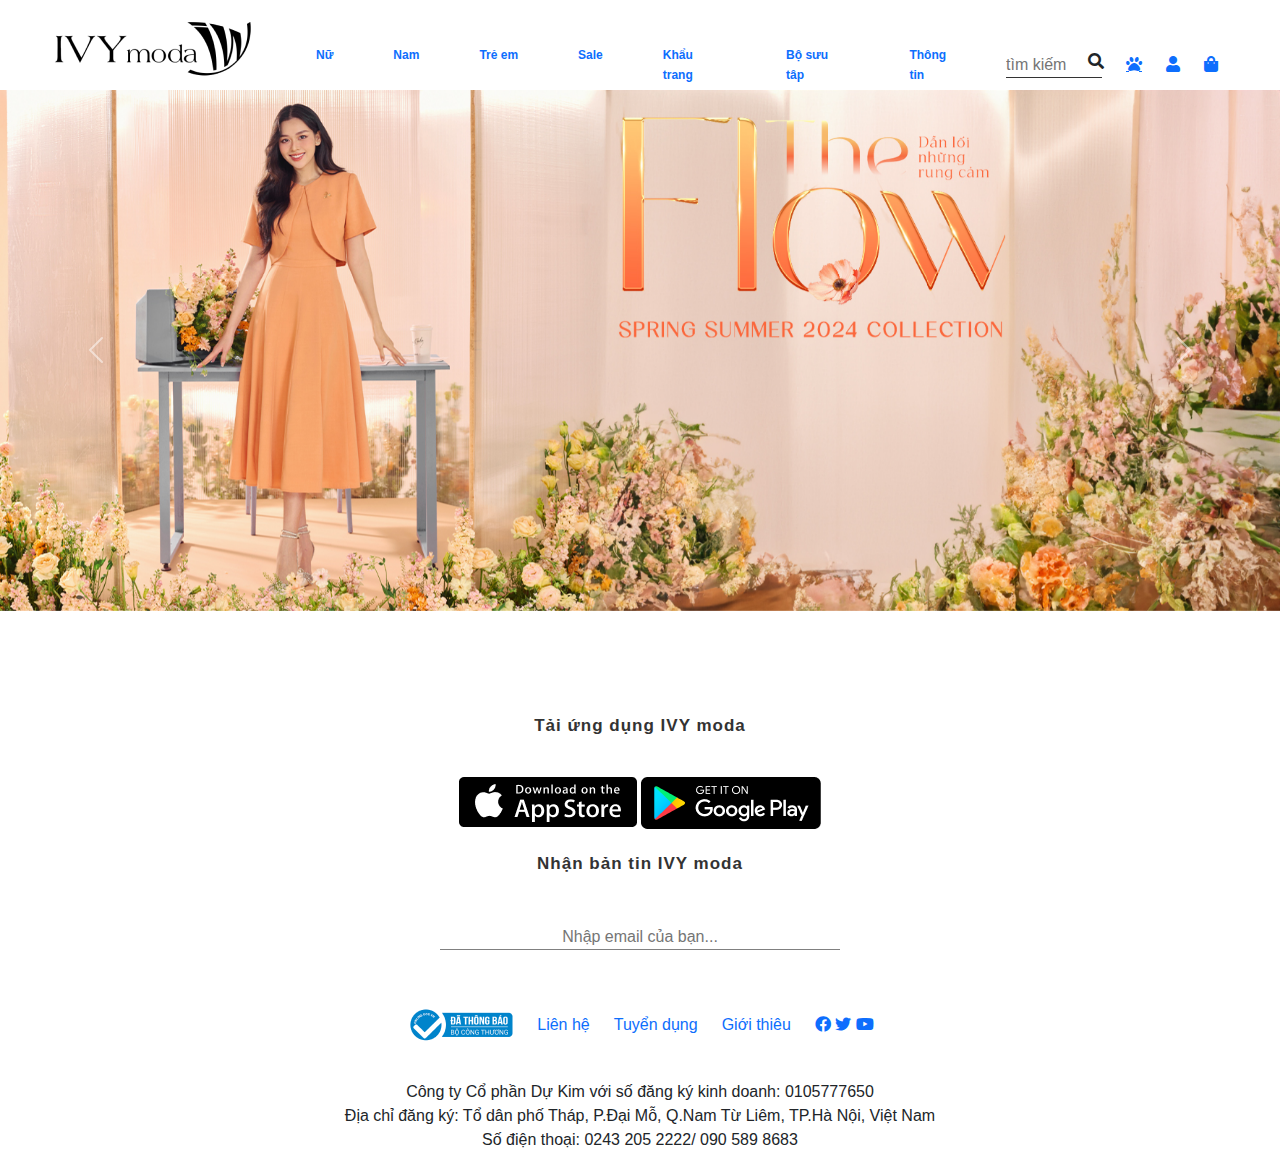
<file: index.html>
<!DOCTYPE html>
<html lang="en">

<head>
  <meta charset="UTF-8">
  <meta name="viewport" content="width=device-width, initial-scale=1.0">
  <title>IVY moda</title>
  <link rel="stylesheet" href="https://cdnjs.cloudflare.com/ajax/libs/font-awesome/5.15.3/css/all.min.css">
  <link rel="stylesheet" href="sty.css">
  <link href="https://cdn.jsdelivr.net/npm/bootstrap@5.3.3/dist/css/bootstrap.min.css" rel="stylesheet"
    integrity="sha384-QWTKZyjpPEjISv5WaRU9OFeRpok6YctnYmDr5pNlyT2bRjXh0JMhjY6hW+ALEwIH" crossorigin="anonymous">
  <script src="https://cdn.jsdelivr.net/npm/bootstrap@5.3.3/dist/js/bootstrap.bundle.min.js"
    integrity="sha384-YvpcrYf0tY3lHB60NNkmXc5s9fDVZLESaAA55NDzOxhy9GkcIdslK1eN7N6jIeHz"
    crossorigin="anonymous"></script>
</head>

<body>
  <div class="header">
    <div class="logo">
      <img src="../img/logo.png" alt="">
    </div>

    <div class="menu">
      <li> <a href="">Nữ</a>
        <ul class="sub-menu">
          <li><a href="sanpham.html">hàng mới về</a></li>
          <li><a href="">Collecction</a></li>
          <li><a href="">Áo</a>
            <ul>
              <li><a href="">Áo sơ mi</a></li>
              <li><a href="">Áo thun</a></li>
              <li><a href="">Áo vest</a></li>
              <li><a href="">Áo khoác</a></li>
              <li><a href="">Áo len</a></li>
            </ul>

          </li>
          <li><a href="">Quần</a>
            <ul>
              <li><a href="">Quân jean</a></li>
              <li><a href="">Quần lửng</a></li>
              <li><a href="">Quần dài</a></li>
            </ul>

          </li>
        </ul>

      </li>
      <li> <a href="">Nam</a>
        <ul class="sub-menu">
          <li><a href="sanPhannam.html">Áo</a>
            <ul>
              <li><a href="">Áo sơ mi</a></li>
              <li><a href="">Áo thun</a></li>
              <li><a href="">Áo vest</a></li>
              <li><a href="">Áo khoác</a></li>
              <li><a href="">Áo len</a></li>
            </ul>
          </li>
          <li><a href="">Quần</a>
            <ul>
              <li><a href="">Quân jean</a></li>
              <li><a href="">Quần lửng</a></li>
              <li><a href="">Quần dài</a></li>
            </ul>
          </li>
        </ul>
      </li>
      <li> <a href="">Trẻ em</a>
        <ul class="sub-menu">
          <li><a href="">Bé gái </a>
            <ul>
              <li><a href="">Áo bé gái</a></li>
              <li><a href="">Quần bé gái</a></li>
              <li><a href="">Váy bé gái</a></li>
              <li><a href="">Chân váy bé gái</a></li>
              <li><a href="">Phụ kiện bé gái</a></li>
            </ul>
          </li>
          <li><a href="">Bé trai</a>
            <ul>
              <li><a href="">Áo bé trai</a></li>
              <li><a href="">Quần bé trai</a></li>
              <li><a href="">Phụ kiện bé trai</a></li>
            </ul>
          </li>
        </ul>

      </li>
      <li> <a href="">Sale</a>
        <ul class="sub-menu">
          <li><a href="">Sale</a>
            <ul>
              <li><a href="">-25%</a></li>
              <li><a href="">-50%</a></li>
            </ul>
          </li>
        </ul>
      </li>
      <li> <a href="">Khẩu trang</a></li>
      <li> <a href="">Bộ sưu tâp</a>

        <ul class="sub-menu">
          <li><a href="">Nữ</a>
            <ul>
              <li><a href="">The plower</a></li>
              <li><a href="">Urban-chic</a></li>
              <li><a href="">THE WHISPER OF CLASSY</a></li>
              <li><a href="">Áo khoác</a></li>
              <li><a href="">Áo len</a></li>
            </ul>
          </li>
        </ul>
      </li>
      <li> <a href="">Thông tin</a></li>

    </div>

    <div class="others">
      <li><input placeholder="tìm kiếm" type="text"> <i class="fas fa-search"></i></li>
      <li><a class="fa fa-paw" href=""></a></li>
      <li><a class="fa fa-user" href=""></a></li>
      <li><a class="fa fa-shopping-bag" href=""></a></li>
    </div>
  </div>
  <section id="slider">
    <div id="carouselExampleFade" class="carousel slide carousel-fade">
      <div class="carousel-inner">
        <div class="carousel-item active">
          <img src="img/giaodien.jpg" class="d-block w-100" alt="...">
        </div>
        <div class="carousel-item">
          <img src="img/3.jpg" class="d-block w-100" alt="...">
        </div>
        <div class="carousel-item">
          <img src="img/4.jpg" class="d-block w-100" alt="...">
        </div>
      </div>


      <button class="carousel-control-prev" type="button" data-bs-target="#carouselExampleFade" data-bs-slide="prev">
        <span class="carousel-control-prev-icon" aria-hidden="true"></span>
        <span class="visually-hidden">Previous</span>
      </button>
      <button class="carousel-control-next" type="button" data-bs-target="#carouselExampleFade" data-bs-slide="next">
        <span class="carousel-control-next-icon" aria-hidden="true"></span>
        <span class="visually-hidden">Next</span>
      </button>
    </div>
  </section>

  <section class="app-container">
    <p>Tải ứng dụng IVY moda</p>
    <div class="app-google"></div>
    <img src="../img/app.png" alt="">
    <img src="../img/googleplay.png" alt="">
    <p>Nhận bản tin IVY moda</p>
    <input type="text" placeholder="Nhập email của bạn...">
  </section>
  <footer>
    <div class="footer-top">
      <li><a href=""><img src="../img/thongbao.png" alt=""></a></li>
      <li><a href="">Liên hệ</a></li>
      <li><a href="">Tuyển dụng</a></li>
      <li><a href="">Giới thiêu</a></li>

      <li>
        <a href="" class="fab fa-facebook"></a>
        <a href="" class="fab fa-twitter"></a>
        <a href="" class="fab fa-youtube"></a>
      </li>
    </div>
    <p> Công ty Cổ phần Dự Kim với số đăng ký kinh doanh: 0105777650 <br>


      Địa chỉ đăng ký: Tổ dân phố Tháp, P.Đại Mỗ, Q.Nam Từ Liêm, TP.Hà Nội, Việt Nam <br>

      Số điện thoại: <span>0243 205 2222/ 090 589 8683</span></p>


  </footer>
</body>



</html>
</file>
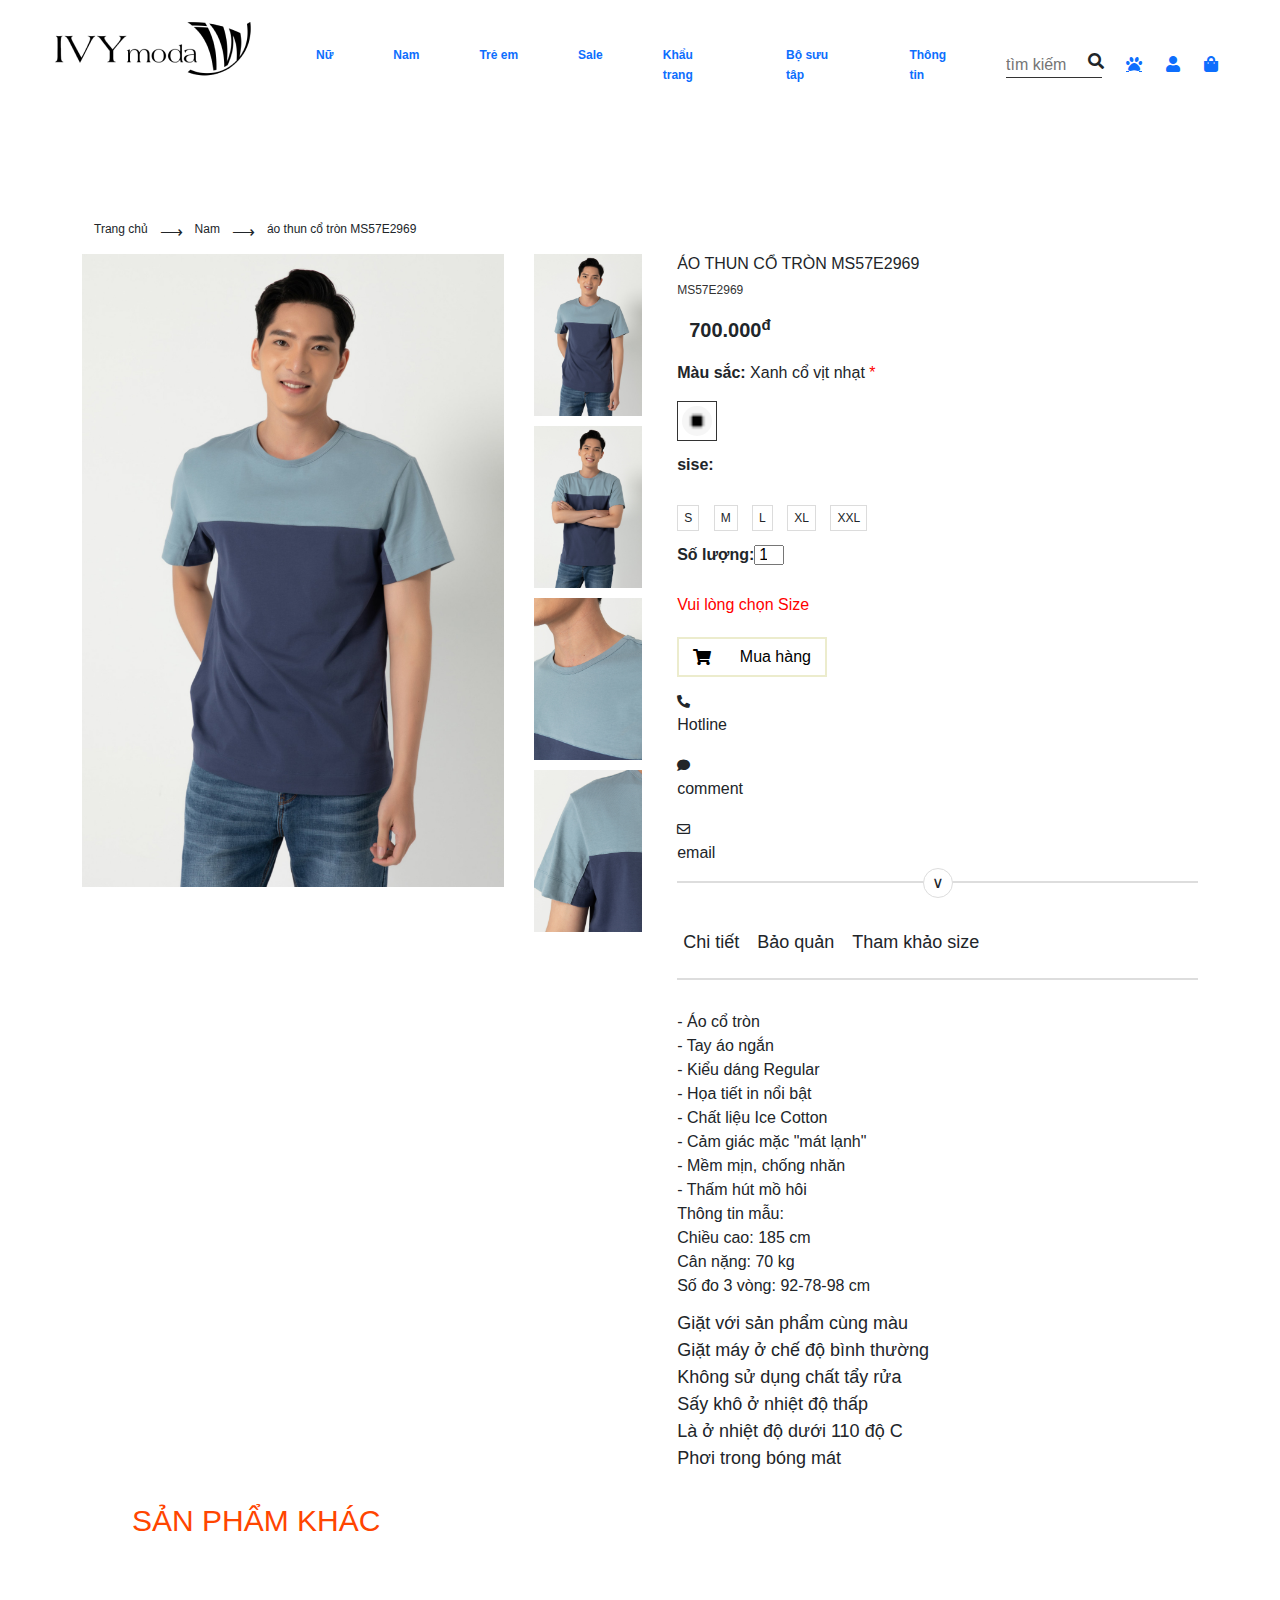
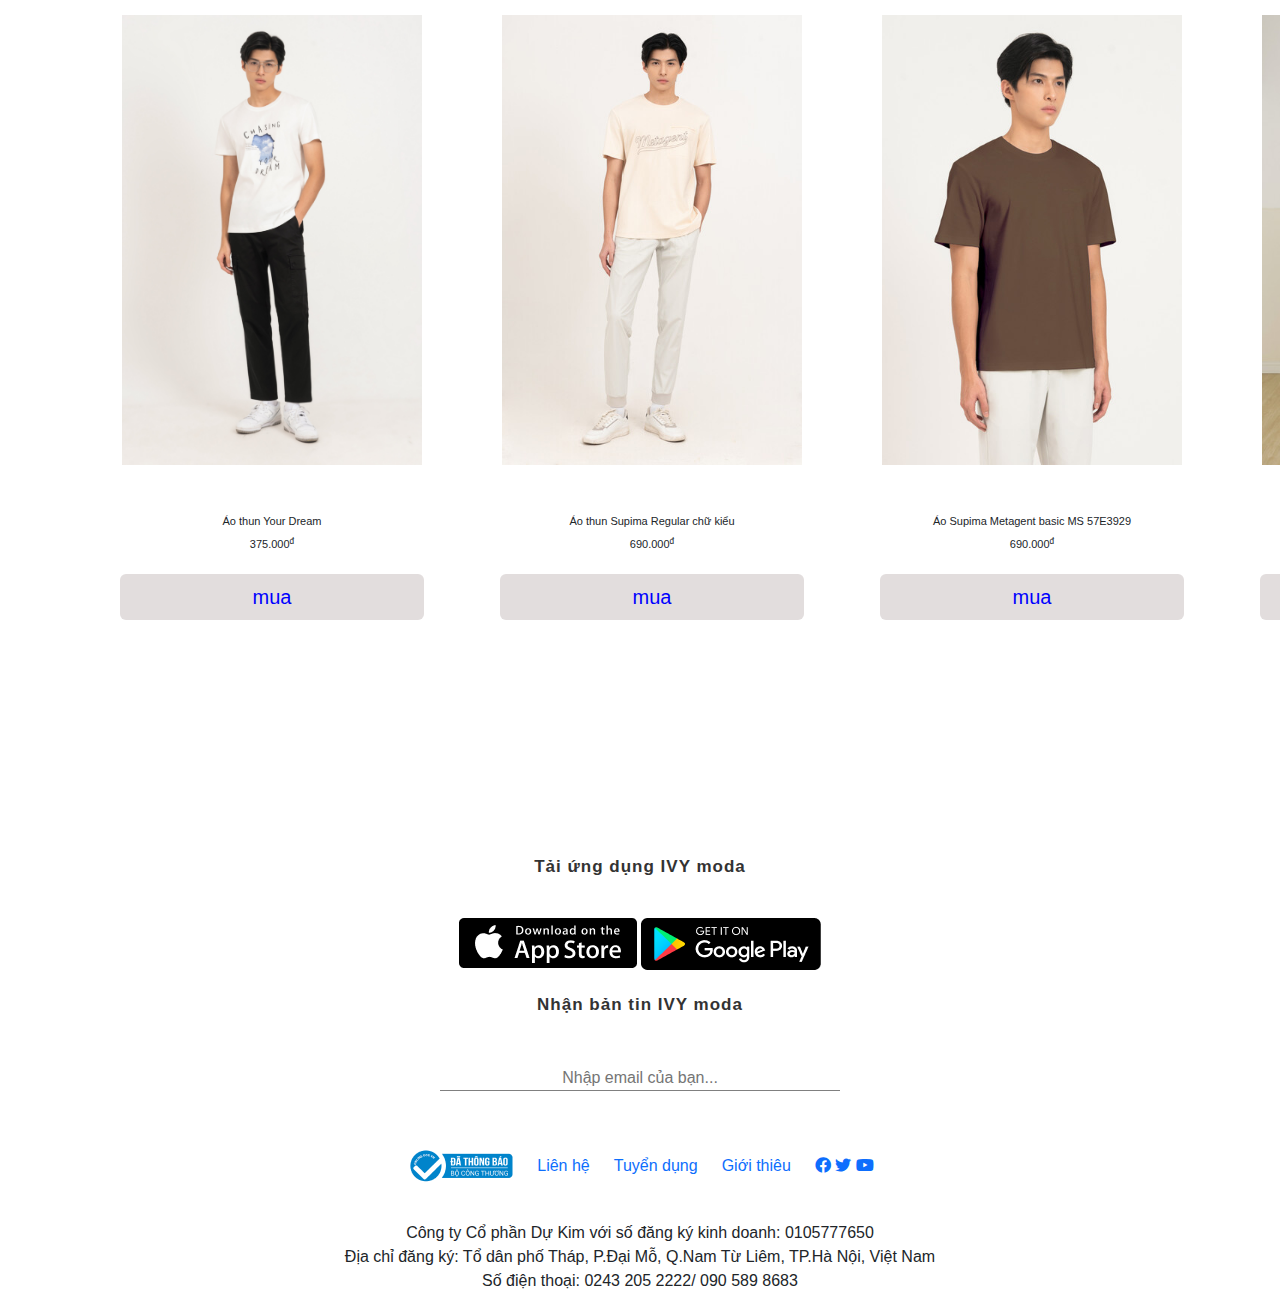
<file: chitiet.html>
<!DOCTYPE html>
<html lang="en">

<head>
    <meta charset="UTF-8">
    <meta name="viewport" content="width=device-width, initial-scale=1.0">
    <title>Thời trang</title>
    <link rel="stylesheet" href="https://cdnjs.cloudflare.com/ajax/libs/font-awesome/5.15.3/css/all.min.css">
    <link rel="stylesheet" href="sty.css">
    <link href="https://cdn.jsdelivr.net/npm/bootstrap@5.3.3/dist/css/bootstrap.min.css" rel="stylesheet"
        integrity="sha384-QWTKZyjpPEjISv5WaRU9OFeRpok6YctnYmDr5pNlyT2bRjXh0JMhjY6hW+ALEwIH" crossorigin="anonymous">
    <script src="https://cdn.jsdelivr.net/npm/bootstrap@5.3.3/dist/js/bootstrap.bundle.min.js"
        integrity="sha384-YvpcrYf0tY3lHB60NNkmXc5s9fDVZLESaAA55NDzOxhy9GkcIdslK1eN7N6jIeHz"
        crossorigin="anonymous"></script>
</head>

<body>
    <div class="header">
        <div class="logo">
            <img src="../img/logo.png" alt="">
        </div>

        <div class="menu">
            <li> <a href="">Nữ</a>
                <ul class="sub-menu">
                    <li><a href="">hàng mới về</a></li>
                    <li><a href="">Collecction</a></li>
                    <li><a href="">Áo</a>
                        <ul>
                            <li><a href="">Áo sơ mi</a></li>
                            <li><a href="">Áo thun</a></li>
                            <li><a href="">Áo vest</a></li>
                            <li><a href="">Áo khoác</a></li>
                            <li><a href="">Áo len</a></li>
                        </ul>

                    </li>
                    <li><a href="">Quần</a>
                        <ul>
                            <li><a href="">Quân jean</a></li>
                            <li><a href="">Quần lửng</a></li>
                            <li><a href="">Quần dài</a></li>
                        </ul>

                    </li>
                </ul>

            </li>
            <li> <a href="">Nam</a>
                <ul class="sub-menu">
                    <li><a href="">Áo</a>
                        <ul>
                            <li><a href="">Áo sơ mi</a></li>
                            <li><a href="">Áo thun</a></li>
                            <li><a href="">Áo vest</a></li>
                            <li><a href="">Áo khoác</a></li>
                            <li><a href="">Áo len</a></li>
                        </ul>
                    </li>
                    <li><a href="">Quần</a>
                        <ul>
                            <li><a href="">Quân jean</a></li>
                            <li><a href="">Quần lửng</a></li>
                            <li><a href="">Quần dài</a></li>
                        </ul>
                    </li>
                </ul>
            </li>
            <li> <a href="">Trẻ em</a>
                <ul class="sub-menu">
                    <li><a href="">Bé gái </a>
                        <ul>
                            <li><a href="">Áo bé gái</a></li>
                            <li><a href="">Quần bé gái</a></li>
                            <li><a href="">Váy bé gái</a></li>
                            <li><a href="">Chân váy bé gái</a></li>
                            <li><a href="">Phụ kiện bé gái</a></li>
                        </ul>
                    </li>
                    <li><a href="">Bé trai</a>
                        <ul>
                            <li><a href="">Áo bé trai</a></li>
                            <li><a href="">Quần bé trai</a></li>
                            <li><a href="">Phụ kiện bé trai</a></li>
                        </ul>
                    </li>
                </ul>

            </li>
            <li> <a href="">Sale</a>
                <ul class="sub-menu">
                    <li><a href="">Sale</a>
                        <ul>
                            <li><a href="">-25%</a></li>
                            <li><a href="">-50%</a></li>
                        </ul>
                    </li>
                </ul>
            </li>
            <li> <a href="">Khẩu trang</a></li>
            <li> <a href="">Bộ sưu tâp</a>

                <ul class="sub-menu">
                    <li><a href="">Nữ</a>
                        <ul>
                            <li><a href="">The plower</a></li>
                            <li><a href="">Urban-chic</a></li>
                            <li><a href="">THE WHISPER OF CLASSY</a></li>
                            <li><a href="">Áo khoác</a></li>
                            <li><a href="">Áo len</a></li>
                        </ul>
                    </li>
                </ul>
            </li>
            <li> <a href="">Thông tin</a></li>

        </div>

        <div class="others">
            <li><input placeholder="tìm kiếm" type="text"> <i class="fas fa-search"></i></li>
            <li><a class="fa fa-paw" href=""></a></li>
            <li><a class="fa fa-user" href=""></a></li>
            <li><a class="fa fa-shopping-bag" href=""></a></li>
        </div>
    </div>
    <!----------------------------------------------->

    <section class="product">
        <div class="container">
            <div class="product-top">
                <p>Trang chủ</p><span>&#10230;</span>
                <p>Nam</p> <span>&#10230;</span>
                <p>áo thun cổ tròn MS57E2969</p>
            </div>
            <div class="product-content">
                <div class="product-content-left">
                    <div class="product-content-left-big-img">
                        <img src="../img/1.jpeg" alt="">
                    </div>
                    <div class="product-content-left-small-img">
                        <img src="../img/1.jpeg" alt="">
                        <img src="../img/2.jpeg" alt="">
                        <img src="../img/3.jpeg" alt="">
                        <img src="../img/4.jpeg" alt="">
                    </div>
                </div>
                <div class="product-content-right">
                    <div class="product-content-right-product-name">
                        <h1>ÁO THUN CỔ TRÒN MS57E2969</h1>
                        <p>MS57E2969</p>
                    </div>
                    <div class="product-content-right-product-price">
                        <p>700.000<sup>đ</sup></p>
                    </div>
                    <div class="product-content-right-product-price-color">
                        <p><span style="font-weight: bold;">Màu sắc: </span>Xanh cổ vịt nhạt <span
                                style="color:red ;">*</span></p>
                        <div class="product-content-right-product-price-color-img">
                            <img src="../img/vuong.png" alt="">
                        </div>
                    </div>
                    <div class="product-content-right-product-sise">
                        <p style="font-weight: bold;">sise:</p>
                        <div class="size">
                            <span>S</span>
                            <span>M</span>
                            <span>L</span>
                            <span>XL</span>
                            <span>XXL</span>
                        </div>
                    </div>
                    <div class="quantity">
                        <p style="font-weight: bold;">Số lượng:</p>
                        <input type="number" min="0" value="1">

                    </div>
                    <p style="color: red;">Vui lòng chọn Size</p>
                    <div class="product-content-right-product-buttoon">
                        <button><i class="fas fa-shopping-cart"></i>
                            <p></p> Mua hàng
                        </button>

                    </div>
                    <div class="product-content-right-product-icon">
                        <div class="product-content-right-product-icon-item">
                            <i class="fas fa-phone-alt"></i>
                            <p>Hotline</p>
                        </div>

                        <div class="product-content-right-product-icon-item">
                            <i class="fas fa-comment"></i>
                            <p>comment</p>
                        </div>

                        <div class="product-content-right-product-icon-item">
                            <i class="far fa-envelope"></i>
                            <p>email</p>
                        </div>
                        <div class="product-content-right-botton">
                            <div class="product-content-right-top">
                                &#8744;
                            </div>
                            <div class="product-content-right-botton-content-big">
                                <div class="product-content-right-botton-content-title">
                                    <div class="product-content-right-botton-content-title-item chitiet">
                                        <p>Chi tiết</p>
                                    </div>

                                    <div class="product-content-right-botton-content-title-item baoquan">
                                        <P>Bảo quản</P>
                                    </div>

                                    <div class="product-content-right-botton-content-title-item thamakhaosize">
                                        <p>Tham khảo size</p>
                                    </div>
                                </div>
                                <div class="product-content-right-botton-content">
                                    <div class="product-content-right-botton-content-chiTiet">
                                        - Áo cổ tròn <br>

                                        - Tay áo ngắn <br>

                                        - Kiểu dáng Regular <br>

                                        - Họa tiết in nổi bật <br>

                                        - Chất liệu Ice Cotton <br>

                                        - Cảm giác mặc "mát lạnh" <br>

                                        - Mềm mịn, chống nhăn <br>

                                        - Thấm hút mồ hôi <br>

                                        Thông tin mẫu: <br>

                                        Chiều cao: 185 cm <br>

                                        Cân nặng: 70 kg <br>

                                        Số đo 3 vòng: 92-78-98 cm <br>
                                    </div>
                                    <div class="product-content-right-botton-content-title-item thamakhaosize">
                                    </div>
                                    <div class="product-content-right-botton-content-baoquan">
                                       <p> Giặt với sản phẩm cùng màu <br>

                                        Giặt máy ở chế độ bình thường <br>

                                        Không sử dụng chất tẩy rửa <br>

                                        Sấy khô ở nhiệt độ thấp <br>

                                        Là ở nhiệt độ dưới 110 độ C <br>

                                        Phơi trong bóng mát <br></p>
                                    </div>
                                </div>
                            </div>
                        </div>
                    </div>
                </div>
            </div>
            <div class="sp">
                <P>SẢN PHẨM KHÁC</P>
            </div>
            <div class="cartegory-right-content ">
                <div class="cartegory-right-content-item ">
                    <li><a href="chitiet.html"></a>
                    <img src="../img/sp222.jpg" alt="">
                    <h1>Áo thun Your Dream</h1>
                    <p>375.000<sup>đ</sup></p>
                    <a href="chitiet.html" class="btn"> mua</a>
                </div>

                <div class="cartegory-right-content-item ">
                    <img src="../img/12.jpg" alt="">
                    <h1>Áo thun Supima Regular chữ kiểu</h1>
                    <p>690.000<sup>đ</sup></p>
                    <a href="chitiet.html" class="btn"> mua</a>
                </div>

                <div class="cartegory-right-content-item">
                    <img src="../img/65.jpeg" alt="">
                    <h1>Áo Supima Metagent basic MS 57E3929</h1>
                    <p>690.000<sup>đ</sup></p>
                    <a href="chitiet.html" class="btn"> mua</a>
                </div>
                <div class="cartegory-right-content-item">
                    <img src="../img/34.jpeg" alt="">
                    <h1>Áo thun Supima Sailing boat</h1>
                    <p>790.000<sup>đ</sup></p>
                    <a href="chitiet.html" class="btn"> mua</a>
                </div>

                
                
            </div>
        </div>
    </section>

    <!----------------------------------------------->
    <section class="app-container">
        <p>Tải ứng dụng IVY moda</p>
        <div class="app-google"></div>
        <img src="../img/app.png" alt="">
        <img src="../img/googleplay.png" alt="">
        <p>Nhận bản tin IVY moda</p>
        <input type="text" placeholder="Nhập email của bạn...">
    </section>
    <footer>
        <div class="footer-top">
            <li><a href=""><img src="../img/thongbao.png" alt=""></a></li>
            <li><a href="">Liên hệ</a></li>
            <li><a href="">Tuyển dụng</a></li>
            <li><a href="">Giới thiêu</a></li>

            <li>
                <a href="" class="fab fa-facebook"></a>
                <a href="" class="fab fa-twitter"></a>
                <a href="" class="fab fa-youtube"></a>
            </li>
        </div>
        <p> Công ty Cổ phần Dự Kim với số đăng ký kinh doanh: 0105777650 <br>


            Địa chỉ đăng ký: Tổ dân phố Tháp, P.Đại Mỗ, Q.Nam Từ Liêm, TP.Hà Nội, Việt Nam <br>

            Số điện thoại: <span>0243 205 2222/ 090 589 8683</span></p>


    </footer>

<script src="sty.js"></script>

</body>



</html>
</file>
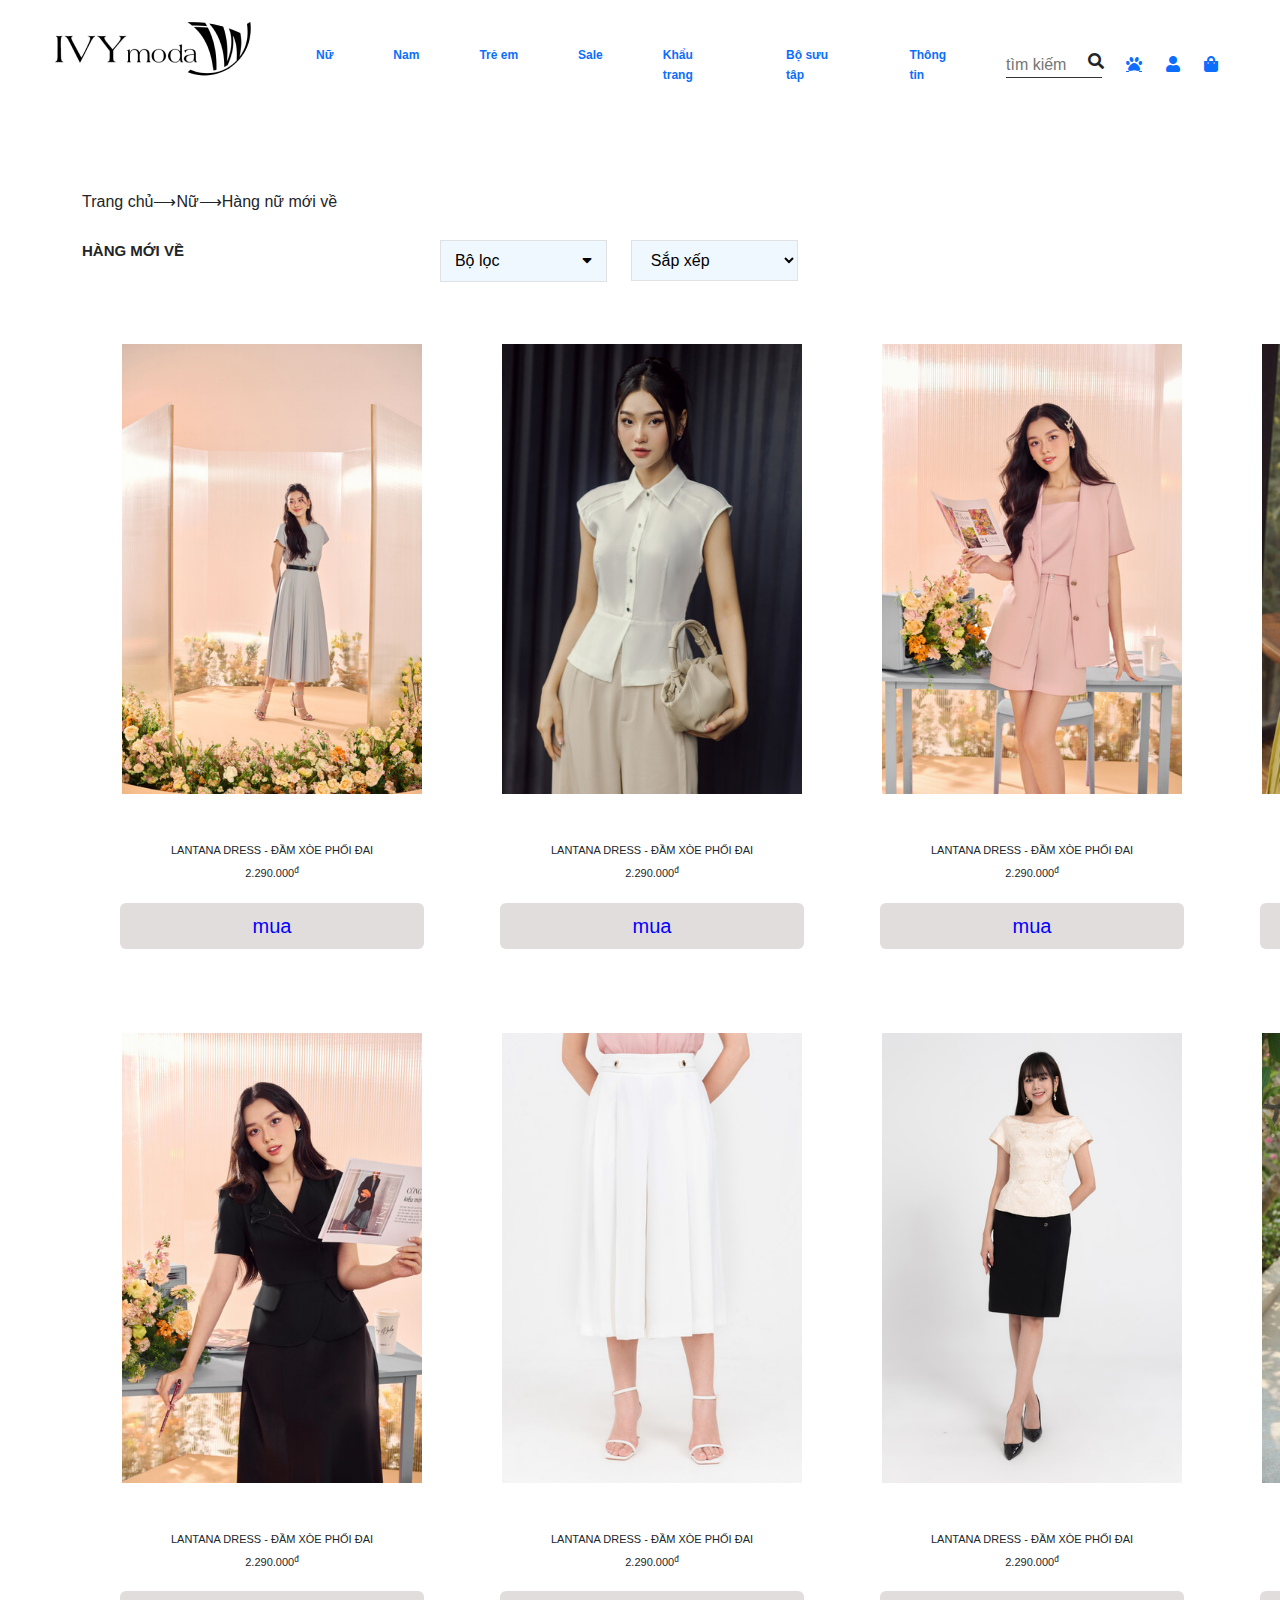
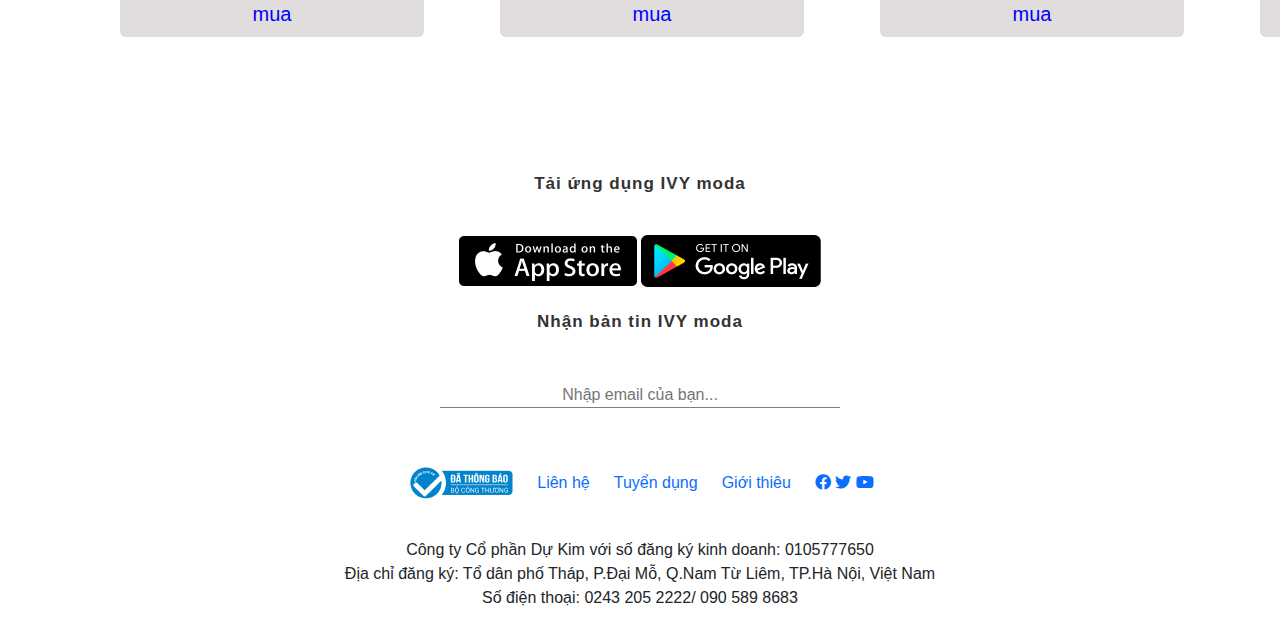
<file: sanpham.html>
<!DOCTYPE html>
<html lang="en">

<head>
    <meta charset="UTF-8">
    <meta name="viewport" content="width=device-width, initial-scale=1.0">
    <title>Hàng mới về </title>
    <link rel="stylesheet" href="https://cdnjs.cloudflare.com/ajax/libs/font-awesome/5.15.3/css/all.min.css">
    <link rel="stylesheet" href="sty.css">
    <link href="https://cdn.jsdelivr.net/npm/bootstrap@5.3.3/dist/css/bootstrap.min.css" rel="stylesheet"
        integrity="sha384-QWTKZyjpPEjISv5WaRU9OFeRpok6YctnYmDr5pNlyT2bRjXh0JMhjY6hW+ALEwIH" crossorigin="anonymous">
    <script src="https://cdn.jsdelivr.net/npm/bootstrap@5.3.3/dist/js/bootstrap.bundle.min.js"
        integrity="sha384-YvpcrYf0tY3lHB60NNkmXc5s9fDVZLESaAA55NDzOxhy9GkcIdslK1eN7N6jIeHz"
        crossorigin="anonymous"></script>
</head>

<body>
    <div class="header">
        <div class="logo">
            <img src="../img/logo.png" alt="">
        </div>

        <div class="menu">
            <li> <a href="">Nữ</a>
                <ul class="sub-menu">
                    <li><a href="">hàng mới về</a></li>
                    <li><a href="">Collecction</a></li>
                    <li><a href="">Áo</a>
                        <ul>
                            <li><a href="">Áo sơ mi</a></li>
                            <li><a href="">Áo thun</a></li>
                            <li><a href="">Áo vest</a></li>
                            <li><a href="">Áo khoác</a></li>
                            <li><a href="">Áo len</a></li>
                        </ul>

                    </li>
                    <li><a href="">Quần</a>
                        <ul>
                            <li><a href="">Quân jean</a></li>
                            <li><a href="">Quần lửng</a></li>
                            <li><a href="">Quần dài</a></li>
                        </ul>

                    </li>
                </ul>

            </li>
            <li> <a href="">Nam</a>
                <ul class="sub-menu">
                    <li><a href="">Áo</a>
                        <ul>
                            <li><a href="">Áo sơ mi</a></li>
                            <li><a href="">Áo thun</a></li>
                            <li><a href="">Áo vest</a></li>
                            <li><a href="">Áo khoác</a></li>
                            <li><a href="">Áo len</a></li>
                        </ul>
                    </li>
                    <li><a href="">Quần</a>
                        <ul>
                            <li><a href="">Quân jean</a></li>
                            <li><a href="">Quần lửng</a></li>
                            <li><a href="">Quần dài</a></li>
                        </ul>
                    </li>
                </ul>
            </li>
            <li> <a href="">Trẻ em</a>
                <ul class="sub-menu">
                    <li><a href="">Bé gái </a>
                        <ul>
                            <li><a href="">Áo bé gái</a></li>
                            <li><a href="">Quần bé gái</a></li>
                            <li><a href="">Váy bé gái</a></li>
                            <li><a href="">Chân váy bé gái</a></li>
                            <li><a href="">Phụ kiện bé gái</a></li>
                        </ul>
                    </li>
                    <li><a href="">Bé trai</a>
                        <ul>
                            <li><a href="">Áo bé trai</a></li>
                            <li><a href="">Quần bé trai</a></li>
                            <li><a href="">Phụ kiện bé trai</a></li>
                        </ul>
                    </li>
                </ul>

            </li>
            <li> <a href="">Sale</a>
                <ul class="sub-menu">
                    <li><a href="">Sale</a>
                        <ul>
                            <li><a href="">-25%</a></li>
                            <li><a href="">-50%</a></li>
                        </ul>
                    </li>
                </ul>
            </li>
            <li> <a href="">Khẩu trang</a></li>
            <li> <a href="">Bộ sưu tâp</a>

                <ul class="sub-menu">
                    <li><a href="">Nữ</a>
                        <ul>
                            <li><a href="">The plower</a></li>
                            <li><a href="">Urban-chic</a></li>
                            <li><a href="">THE WHISPER OF CLASSY</a></li>
                            <li><a href="">Áo khoác</a></li>
                            <li><a href="">Áo len</a></li>
                        </ul>
                    </li>
                </ul>
            </li>
            <li> <a href="">Thông tin</a></li>

        </div>

        <div class="others">
            <li><input placeholder="tìm kiếm" type="text"> <i class="fas fa-search"></i></li>
            <li><a class="fa fa-paw" href=""></a></li>
            <li><a class="fa fa-user" href=""></a></li>
            <li><a class="fa fa-shopping-bag" href=""></a></li>
        </div>
    </div>
    <section class="cartegory">
        <div class="container">
            <div class="cartegory-top-row">
                <p>Trang chủ</p><span>&#10230;</span>
                <p>Nữ</p> <span>&#10230;</span>
                <p>Hàng nữ mới về</p>
            </div>
        </div>
        <div class="container">
            <div class="row">
                <div class="cartegory-left row">


                </div>
                <div class="cartegory-right row">
                    <div class="cartegory-right-top-item">
                        <p>HÀNG MỚI VỀ</p>
                    </div>
                    <div class="cartegory-right-top-item">
                        <button> <span>Bộ lọc</span> <i class="fas fa-sort-down"></i></button>
                    </div>
                    <div class="cartegory-right-top-item">
                        <select name="id" id="">
                            <option value="">Sắp xếp</option>
                            <option value="">Giá cao đến thấp </option>
                            <option value="">Giá thấp đến cao</option>
                        </select>
                    </div>
                    <div class="cartegory-right-content ">
                        <div class="cartegory-right-content-item ">
                            <img src="../img/sp1.jpeg" alt="">
                            <h1>LANTANA DRESS - ĐẦM XÒE PHỐI ĐAI</h1>
                            <p>2.290.000<sup>đ</sup></p>
                            <a href="chitiet.html" class="btn"> mua</a>
                        </div>

                        <div class="cartegory-right-content-item ">
                            <img src="../img/sp2.jpeg" alt="">
                            <h1>LANTANA DRESS - ĐẦM XÒE PHỐI ĐAI</h1>
                            <p>2.290.000<sup>đ</sup></p>
                            <a href="chitiet.html" class="btn"> mua</a>
                        </div>

                        <div class="cartegory-right-content-item">
                            <img src="../img/sp3.jpeg" alt="">
                            <h1>LANTANA DRESS - ĐẦM XÒE PHỐI ĐAI</h1>
                            <p>2.290.000<sup>đ</sup></p>
                            <a href="chitiet.html" class="btn"> mua</a>
                        </div>

                        <div class="cartegory-right-content-item">
                            <img src="../img/sp4.jpeg" alt="">
                            <h1>LANTANA DRESS - ĐẦM XÒE PHỐI ĐAI</h1>
                            <p>2.290.000<sup>đ</sup></p>
                            <a href="chitiet.html" class="btn"> mua</a>
                        </div>


                    </div>

                    <div class="cartegory-right-content ">
                        <div class="cartegory-right-content-item">
                            <img src="../img/sp5.jpeg" alt="">
                            <h1>LANTANA DRESS - ĐẦM XÒE PHỐI ĐAI</h1>
                            <p>2.290.000<sup>đ</sup></p>
                            <a href="chitiet.html" class="btn"> mua</a>
                        </div>

                        <div class="cartegory-right-content-item">
                            <img src="../img/sp6.jpg" alt="">
                            <h1>LANTANA DRESS - ĐẦM XÒE PHỐI ĐAI</h1>
                            <p>2.290.000<sup>đ</sup></p>
                            <a href="chitiet.html" class="btn"> mua</a>
                        </div>

                        <div class="cartegory-right-content-item">
                            <img src="../img/sp8.jpg" alt="">
                            <h1>LANTANA DRESS - ĐẦM XÒE PHỐI ĐAI</h1>
                            <p>2.290.000<sup>đ</sup></p>
                            <a href="chitiet.html" class="btn"> mua</a>
                        </div>

                        <div class="cartegory-right-content-item">
                            <img src="../img/sp7.jpg" alt="">
                            <h1>LANTANA DRESS - ĐẦM XÒE PHỐI ĐAI</h1>
                            <p>2.290.000<sup>đ</sup></p>
                            <a href="chitiet.html" class="btn"> mua</a>
                        </div>
                    </div>
                </div>


            </div>
        </div>
    </section>

    <section class="app-container">
        <p>Tải ứng dụng IVY moda</p>
        <div class="app-google"></div>
        <img src="../img/app.png" alt="">
        <img src="../img/googleplay.png" alt="">
        <p>Nhận bản tin IVY moda</p>
        <input type="text" placeholder="Nhập email của bạn...">
    </section>
    <footer>
        <div class="footer-top">
            <li><a href=""><img src="../img/thongbao.png" alt=""></a></li>
            <li><a href="">Liên hệ</a></li>
            <li><a href="">Tuyển dụng</a></li>
            <li><a href="">Giới thiêu</a></li>

            <li>
                <a href="" class="fab fa-facebook"></a>
                <a href="" class="fab fa-twitter"></a>
                <a href="" class="fab fa-youtube"></a>
            </li>
        </div>
        <p> Công ty Cổ phần Dự Kim với số đăng ký kinh doanh: 0105777650 <br>


            Địa chỉ đăng ký: Tổ dân phố Tháp, P.Đại Mỗ, Q.Nam Từ Liêm, TP.Hà Nội, Việt Nam <br>

            Số điện thoại: <span>0243 205 2222/ 090 589 8683</span></p>


    </footer>
</body>



</html>
</file>
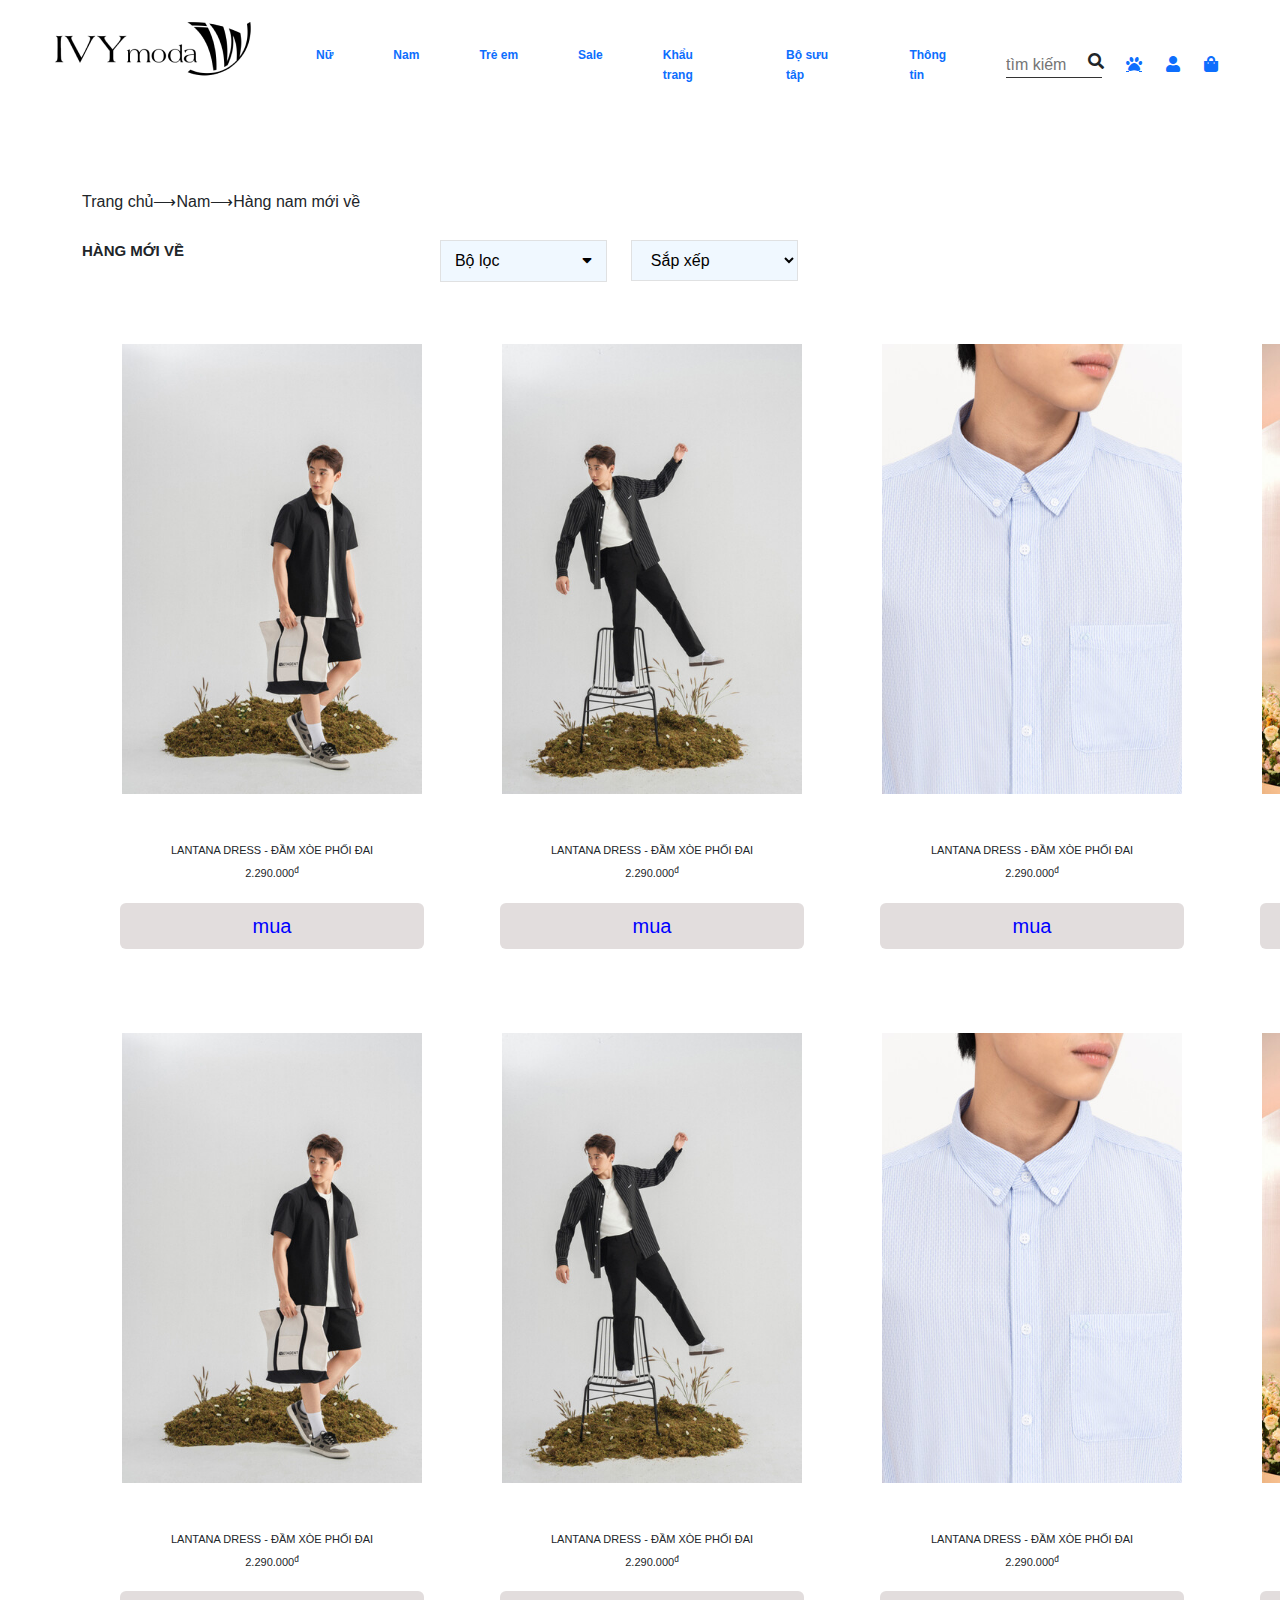
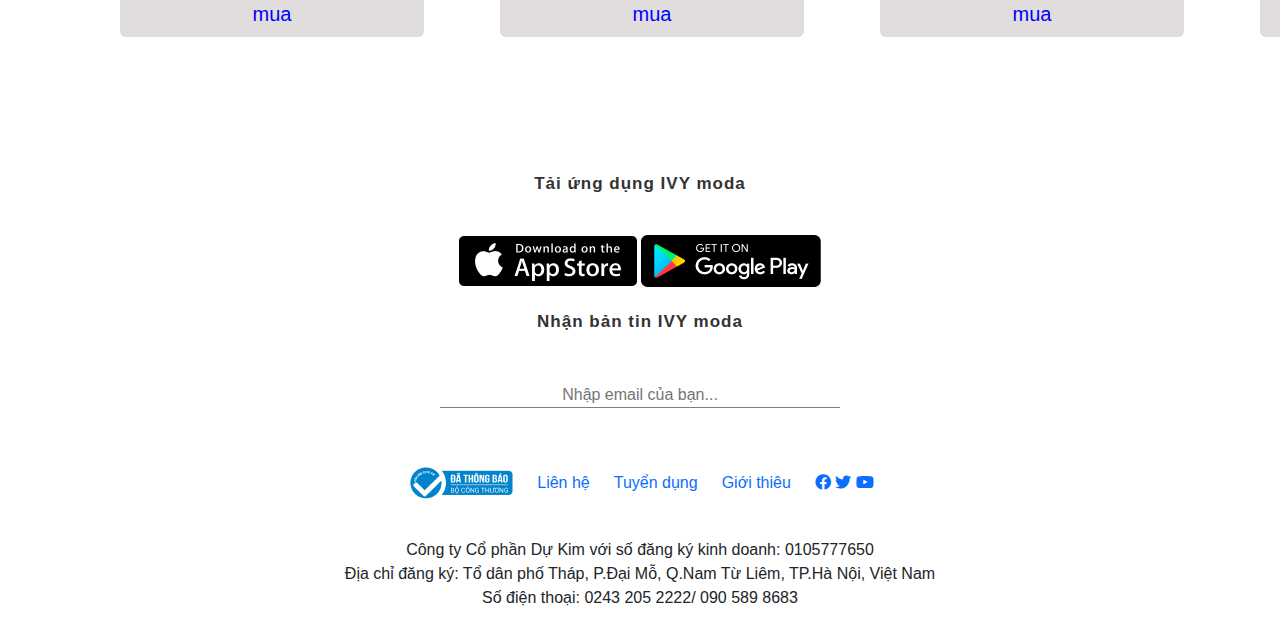
<file: sanPhannam.html>
<!DOCTYPE html>
<html lang="en">

<head>
    <meta charset="UTF-8">
    <meta name="viewport" content="width=device-width, initial-scale=1.0">
    <title>Thời trang</title>
    <link rel="stylesheet" href="https://cdnjs.cloudflare.com/ajax/libs/font-awesome/5.15.3/css/all.min.css">
    <link rel="stylesheet" href="sty.css">
    <link href="https://cdn.jsdelivr.net/npm/bootstrap@5.3.3/dist/css/bootstrap.min.css" rel="stylesheet"
        integrity="sha384-QWTKZyjpPEjISv5WaRU9OFeRpok6YctnYmDr5pNlyT2bRjXh0JMhjY6hW+ALEwIH" crossorigin="anonymous">
    <script src="https://cdn.jsdelivr.net/npm/bootstrap@5.3.3/dist/js/bootstrap.bundle.min.js"
        integrity="sha384-YvpcrYf0tY3lHB60NNkmXc5s9fDVZLESaAA55NDzOxhy9GkcIdslK1eN7N6jIeHz"
        crossorigin="anonymous"></script>
</head>

<body>
    <div class="header">
        <div class="logo">
            <img src="../img/logo.png" alt="">
        </div>

        <div class="menu">
            <li> <a href="">Nữ</a>
                <ul class="sub-menu">
                    <li><a href="">hàng mới về</a></li>
                    <li><a href="">Collecction</a></li>
                    <li><a href="">Áo</a>
                        <ul>
                            <li><a href="">Áo sơ mi</a></li>
                            <li><a href="">Áo thun</a></li>
                            <li><a href="">Áo vest</a></li>
                            <li><a href="">Áo khoác</a></li>
                            <li><a href="">Áo len</a></li>
                        </ul>

                    </li>
                    <li><a href="">Quần</a>
                        <ul>
                            <li><a href="">Quân jean</a></li>
                            <li><a href="">Quần lửng</a></li>
                            <li><a href="">Quần dài</a></li>
                        </ul>

                    </li>
                </ul>

            </li>
            <li> <a href="">Nam</a>
                <ul class="sub-menu">
                    <li><a href="">Áo</a>
                        <ul>
                            <li><a href="">Áo sơ mi</a></li>
                            <li><a href="">Áo thun</a></li>
                            <li><a href="">Áo vest</a></li>
                            <li><a href="">Áo khoác</a></li>
                            <li><a href="">Áo len</a></li>
                        </ul>
                    </li>
                    <li><a href="">Quần</a>
                        <ul>
                            <li><a href="">Quân jean</a></li>
                            <li><a href="">Quần lửng</a></li>
                            <li><a href="">Quần dài</a></li>
                        </ul>
                    </li>
                </ul>
            </li>
            <li> <a href="">Trẻ em</a>
                <ul class="sub-menu">
                    <li><a href="">Bé gái </a>
                        <ul>
                            <li><a href="">Áo bé gái</a></li>
                            <li><a href="">Quần bé gái</a></li>
                            <li><a href="">Váy bé gái</a></li>
                            <li><a href="">Chân váy bé gái</a></li>
                            <li><a href="">Phụ kiện bé gái</a></li>
                        </ul>
                    </li>
                    <li><a href="">Bé trai</a>
                        <ul>
                            <li><a href="">Áo bé trai</a></li>
                            <li><a href="">Quần bé trai</a></li>
                            <li><a href="">Phụ kiện bé trai</a></li>
                        </ul>
                    </li>
                </ul>

            </li>
            <li> <a href="">Sale</a>
                <ul class="sub-menu">
                    <li><a href="">Sale</a>
                        <ul>
                            <li><a href="">-25%</a></li>
                            <li><a href="">-50%</a></li>
                        </ul>
                    </li>
                </ul>
            </li>
            <li> <a href="">Khẩu trang</a></li>
            <li> <a href="">Bộ sưu tâp</a>

                <ul class="sub-menu">
                    <li><a href="">Nữ</a>
                        <ul>
                            <li><a href="">The plower</a></li>
                            <li><a href="">Urban-chic</a></li>
                            <li><a href="">THE WHISPER OF CLASSY</a></li>
                            <li><a href="">Áo khoác</a></li>
                            <li><a href="">Áo len</a></li>
                        </ul>
                    </li>
                </ul>
            </li>
            <li> <a href="">Thông tin</a></li>

        </div>

        <div class="others">
            <li><input placeholder="tìm kiếm" type="text"> <i class="fas fa-search"></i></li>
            <li><a class="fa fa-paw" href=""></a></li>
            <li><a class="fa fa-user" href=""></a></li>
            <li><a class="fa fa-shopping-bag" href=""></a></li>
        </div>
    </div>
    <section class="cartegory">
        <div class="container">
            <div class="cartegory-top-row">
                <p>Trang chủ</p><span>&#10230;</span>
                <p>Nam</p> <span>&#10230;</span>
                <p>Hàng nam mới về</p>
            </div>
        </div>
        <div class="container ">
            <div class="row">
                <div class="cartegory-left row">
                    <ul>
                       
                        
                       
                    </ul>
                </div>
                <div class="cartegory-right row">
                    <div class="cartegory-right-top-item">
                        <p>HÀNG MỚI VỀ</p>
                    </div>
                    <div class="cartegory-right-top-item">
                        <button> <span>Bộ lọc</span> <i class="fas fa-sort-down"></i></button>
                    </div>
                    <div class="cartegory-right-top-item">
                        <select name="id" id="">
                            <option value="">Sắp xếp</option>
                            <option value="">Giá cao đến thấp </option>
                            <option value="">Giá thấp đến cao</option>
                        </select>
                    </div>
                    <div class="cartegory-right-content ">
                        <div class="cartegory-right-content-item ">
                            <li><a href="chitiet.html"></a>
                            <img src="../img/nam1.jpeg" alt="">
                            <h1>LANTANA DRESS - ĐẦM XÒE PHỐI ĐAI</h1>
                            <p>2.290.000<sup>đ</sup></p>
                            <a href="chitiet.html" class="btn"> mua</a>
                        </div>

                        <div class="cartegory-right-content-item ">
                            <img src="../img/nam2.jpeg" alt="">
                            <h1>LANTANA DRESS - ĐẦM XÒE PHỐI ĐAI</h1>
                            <p>2.290.000<sup>đ</sup></p>
                            <a href="chitiet.html" class="btn"> mua</a>
                        </div>

                        <div class="cartegory-right-content-item">
                            <img src="../img/nam3.jpg" alt="">
                            <h1>LANTANA DRESS - ĐẦM XÒE PHỐI ĐAI</h1>
                            <p>2.290.000<sup>đ</sup></p>
                            <a href="chitiet.html" class="btn"> mua</a>
                        </div>
                        <div class="cartegory-right-content-item">
                            <img src="../img/sp1.jpeg" alt="">
                            <h1>LANTANA DRESS - ĐẦM XÒE PHỐI ĐAI</h1>
                            <p>2.290.000<sup>đ</sup></p>
                            <a href="chitiet.html" class="btn"> mua</a>
                        </div>

                        
                        
                    </div>



                    <div class="cartegory-right-content ">
                        <div class="cartegory-right-content-item ">
                            <li><a href="chitiet.html"></a>
                            <img src="../img/nam1.jpeg" alt="">
                            <h1>LANTANA DRESS - ĐẦM XÒE PHỐI ĐAI</h1>
                            <p>2.290.000<sup>đ</sup></p>
                            <a href="chitiet.html" class="btn"> mua</a>
                        </div>

                        <div class="cartegory-right-content-item ">
                            <img src="../img/nam2.jpeg" alt="">
                            <h1>LANTANA DRESS - ĐẦM XÒE PHỐI ĐAI</h1>
                            <p>2.290.000<sup>đ</sup></p>
                            <a href="chitiet.html" class="btn"> mua</a>
                        </div>

                        <div class="cartegory-right-content-item">
                            <img src="../img/nam3.jpg" alt="">
                            <h1>LANTANA DRESS - ĐẦM XÒE PHỐI ĐAI</h1>
                            <p>2.290.000<sup>đ</sup></p>
                            <a href="chitiet.html" class="btn"> mua</a>
                        </div>
                        <div class="cartegory-right-content-item">
                            <img src="../img/sp1.jpeg" alt="">
                            <h1>LANTANA DRESS - ĐẦM XÒE PHỐI ĐAI</h1>
                            <p>2.290.000<sup>đ</sup></p>
                            <a href="chitiet.html" class="btn"> mua</a>
                        </div>

                        
                        
                    </div>
                </div>


            </div>
        </div>
    </section>

    <section class="app-container">
        <p>Tải ứng dụng IVY moda</p>
        <div class="app-google"></div>
        <img src="../img/app.png" alt="">
        <img src="../img/googleplay.png" alt="">
        <p>Nhận bản tin IVY moda</p>
        <input type="text" placeholder="Nhập email của bạn...">
    </section>
    <footer>
        <div class="footer-top">
            <li><a href=""><img src="../img/thongbao.png" alt=""></a></li>
            <li><a href="">Liên hệ</a></li>
            <li><a href="">Tuyển dụng</a></li>
            <li><a href="">Giới thiêu</a></li>

            <li>
                <a href="" class="fab fa-facebook"></a>
                <a href="" class="fab fa-twitter"></a>
                <a href="" class="fab fa-youtube"></a>
            </li>
        </div>
        <p> Công ty Cổ phần Dự Kim với số đăng ký kinh doanh: 0105777650 <br>


            Địa chỉ đăng ký: Tổ dân phố Tháp, P.Đại Mỗ, Q.Nam Từ Liêm, TP.Hà Nội, Việt Nam <br>

            Số điện thoại: <span>0243 205 2222/ 090 589 8683</span></p>


    </footer>
</body>



</html>
</file>
<file: sty.css>
* {
    margin: 0;
    padding: 0;
    box-sizing: border-box;
    font-family: Arial, Helvetica, sans-serif;
}

li {
    list-style: none;
}

a {
    text-decoration: none;
}

.header {
    display: flex;
    justify-content: space-between;
    padding: 0 50px;
    height: 70px;
    margin-top: 20px;
    align-items: center;

}

.logo {
    flex: 1;
}

.menu {
    flex: 3;
    display: flex;
    margin-top: 20px;
}

.menu>li {
    padding: 0 30px;
    position: relative;
}

.menu>li:hover .sub-menu {
    visibility: visible;
    top: 30px;
    z-index: 1000;
}

.sub-menu {
    position: absolute;
    width: 150px;
    border: 1px solid gray;
    padding: 10px 0 10px 10px;
    visibility: hidden;
    top: 50px;
    transition: 0.3s;
}

.sub-menu ul {
    padding: 20px;

}

.sub-menu ul li a {
    text-decoration: none;
}

.sub-menu ul li a:hover {
    color: orangered;
}

.sub-menu li a {
    text-decoration: none;
}

.sub-menu li a:hover {
    color: orangered;
}

.menu>li>a {
    font-weight: normal;
    font-size: 12px;
}

.menu>li>a {
    text-decoration: none;
    font-size: 12px;
    font-weight: bold !important;
    display: block;
    line-height: 20px;
}

.menu>li>a:hover {
    color: orangered;
}

.others {
    flex: 1;
    display: flex;
    margin-top: 20px;
}

.others>li {
    padding: 0 12px;
}

.others>li:first-child {
    position: relative;
}

.others>li:first-child input {
    width: 100%;
    border: none;
    border-bottom: 1px solid #333;

}

.others>li:first-child i {
    position: absolute;
    right: 10px;
}

.app-container {
    text-align: center;
    align-items: center;
    padding: 80px 0 40px 0;
}

.app-google {
    margin: 0px;
}

.app-google img {
    height: 70px;
}

.app-container p {
    line-height: 70px;
    letter-spacing: 1px;
    font-size: 17px;
    color: #333;
    font-weight: bolder;
}

.app-container input {
    margin-top: 10px;
    border: none;
    border-bottom: 1px solid gray;
    width: 400px;
    text-align: center;

}

footer {
    text-align: center;
}

.footer-top {
    display: flex;
    text-align: center;
    justify-content: center;
    align-items: center;
    margin-bottom: 20px;
    height: 70px;
}

.footer-top li {
    padding: 0 12px;
    position: relative;
}

.footer-top li a {
    text-decoration: none;
}

/**********************/
.cartegory{
    padding: 100px 0 0; 
}
.cartegory-top-row{
    display: flex;
}
.cartegory-top{
    margin-bottom: 50px;
}
.cartegory-top p{
    font-family: var(--main-text-font);
    margin: 0 12px;
    font-size: 12px;
}
.row .cartegory-left{
    width: 0%;
}
.cartegory-left ul li a{
    text-decoration: none;
}
.row .cartegory-right{
    width: 67%;
}
.cartegory-right-top-item:first-child{
   flex: 2;
   font-size: 15px;
   font-family: var(--main-text-font);
   font-weight: bold;
}
.cartegory-right-top-item{
    flex: 1;
    padding: 10px;
}
.cartegory-right-top-item button{
    width: 100%;
    padding: 8px 14px;
    display: flex;
    justify-content: space-between;
    background-color: aliceblue;
    border: 1px solid #dddd;
    cursor: pointer;
}
.cartegory-right-top-item select{
    width: 100%;
    padding: 10px 15px;
    display: flex;
    justify-content: space-between;
    background-color: aliceblue;
    border: 1px solid #dddd;
    cursor: pointer;
}
.cartegory-right-content{
    display: flex;
    margin-top: 20px;
    justify-content: space-between;
}
.cartegory-right-content-item{
  
    width: calc(25%- 12px);
    text-align: center;
    padding: 12px 0 ;
    margin-bottom: 20px;
}
.cartegory-right-content-item h1{
 font-size: 11px;
 font-family: var(--main-text-font);
 margin-top: 10px;

}
.cartegory-right-content-item img{
    width: 300px;
    height: 450px;
    margin: 40px;
   
}
.cartegory-right-content-item p{
    font-size: 11px;
    text-align: center;
   
}

.cartegory-right-content-item .btn{
    width: 80%;
    margin-top: 5px;
    text-decoration: none;
    text-align: center;
    display: inline-block;
    padding: 7px 3px;
    font-size: 20px;
    color:blue;
    background-color:rgb(226, 221, 221);
    cursor: pointer;
}
/*-----------product-------------*/

.product{
    padding: 100px 0;
}
.product-top{
    display:flex ;
    margin-top: 30px;
}
.product-top p{
    font-family: var(--main-text-font);
    margin: 0 12px;  
    font-size: 12px;
}
.product-content{
    display: flex;
}
.product-content-left{
    display: flex;
}
.product-content-left{
    width: 50%;
}
.product-content-right{
    width: 50%;
}
.product-content-left-big-img{
    width: 80%;
    padding-right: 10px;
}

.product-content-left-big-img img{
    width: 100%;
    margin-top: 10px;
}
.product-content-left-small-img{
    width: 20%;
    margin-top: 10px;
}
.product-content-left-small-img img{
    width: 100%;
    margin-bottom: 10px;
    margin-left: 20px;


   
}
.product-content-right{
    width: 50%;
    padding-left:20px;
    margin-top: 10px;
    margin-left: 35px;
}

.product-content-right-product-name h1{
    font-family: var(--main-text-font);
   
    font-size: 16px;
}
.product-content-right-product-name p{
    color: #333;
    font-size: 12px;
}
.product-content-right-product-price {
    margin: 12px;
    font-size: 20px;
    font-weight: bold;
    font-family: var(--main-text-font);
}
.product-content-right-product-price-color img {
    width: 30px;
    height: 30px;
    border-radius: 50%;
}
.product-content-right-product-price-color-img{
    height: 40px;
    width: 40px;
    border: 1px solid #333;
    display: flex;
    align-items: center;
    justify-content: center;
    margin: 12px 0;
}
.size span{
    display: inline-block;
    padding: 3px 6px;
    border: 1px solid gainsboro;
    margin: 12px 10px 12px 0 ;
    font-size: 12px;
    cursor: pointer;
}
.quantity{
    display: flex;
    margin-bottom: 10px;
}
.quantity input{
    width: 30px;
    height: 20px;
    padding-left: 3px;
    margin-top: 2px;
}
.product-content-right-product-buttoon button {
    width: 150px;
    height: 40px;
    display: block;
    margin: 20px 0 12px;
    transition: all 0.3s ease;

}
.product-content-right-product-buttoon button:first-child {
    display: flex;
    justify-content: space-evenly;
    align-items: center;
    background-color: aliceblue;
    border: 2px solid black;
}
.product-content-right-product-buttoon button:first-child:hover{
    background-color:black;
    color:white;

}
.product-content-right-product-buttoon button:last-child{
    border: 2px solid rgb(236, 236, 205);
    background-color: white;
    cursor: pointer;
}
.product-content-right-product-icon{
  
  
    justify-content: center;
    align-items: center;
}
.product-content-right-product-icon i{
    font-size: 13px;
    margin-right: 16px;
}
.product-content-right-botton{
    padding-top: 40px;
    border-top: 2px solid#ddd;
    position: relative;
}
.product-content-right-top{
    position: absolute;
    width: 30px;
    height: 30px;
    border: 1px solid #ddd;
    display: flex;
    justify-content: center;
    align-items: center;
    background-color: white;
    left: 50%;
    top: -15px;
    border-radius: 50%;
    transform: translate(-50%) ;
}
.product-content-right-botton-content-title{
    border-bottom:2px solid#ddd ;
    display: flex;
    
}
.product-content-right-botton-content-title-item{
    padding: 6px;
    margin-right: 6px;
}
.product-content-right-botton-content-title-item p{
    font-size: 18px;
    font-family: var(--main-text-font);
}
.product-content-right-botton-content{
    padding-top: 30px;
}
.product-content-right-botton-content p {
    font-size: 18px;
    font-family: var(--main-text-font);
}
.sp p{
    font-size: 30px;
    margin-top: 10px;
    margin-left: 50px;
    color: orangered;
}



@media (max-width:991px) {
   .header{
    
    font-size: 55%;
    flex-direction: row;
    max-width: 100%;
    margin-top: 20px;
    margin: auto;
   }
   .menu{
    width: 100%;
    
  
   }
   .logo{
    margin-left: 0px;
   }
   .others{
    flex-direction: row;
   }
   
}

@media (max-width:768px) {
    .cartegory-right{
        flex-wrap: wrap;
    }
    menu{
        width: 100%;
        display: none;
       }
    .menu a{
       font-size: 30px;
    }
   .cartegory-right-content{
    flex-wrap: wrap;
   }
    
    
}

@media (max-width:450px) {
    
    .header{
        font-size: 50%;
       }    
       .menu{
        flex-wrap: wrap;
       }
       .others{
       display: row ;
       }
    
   
}
</file>
